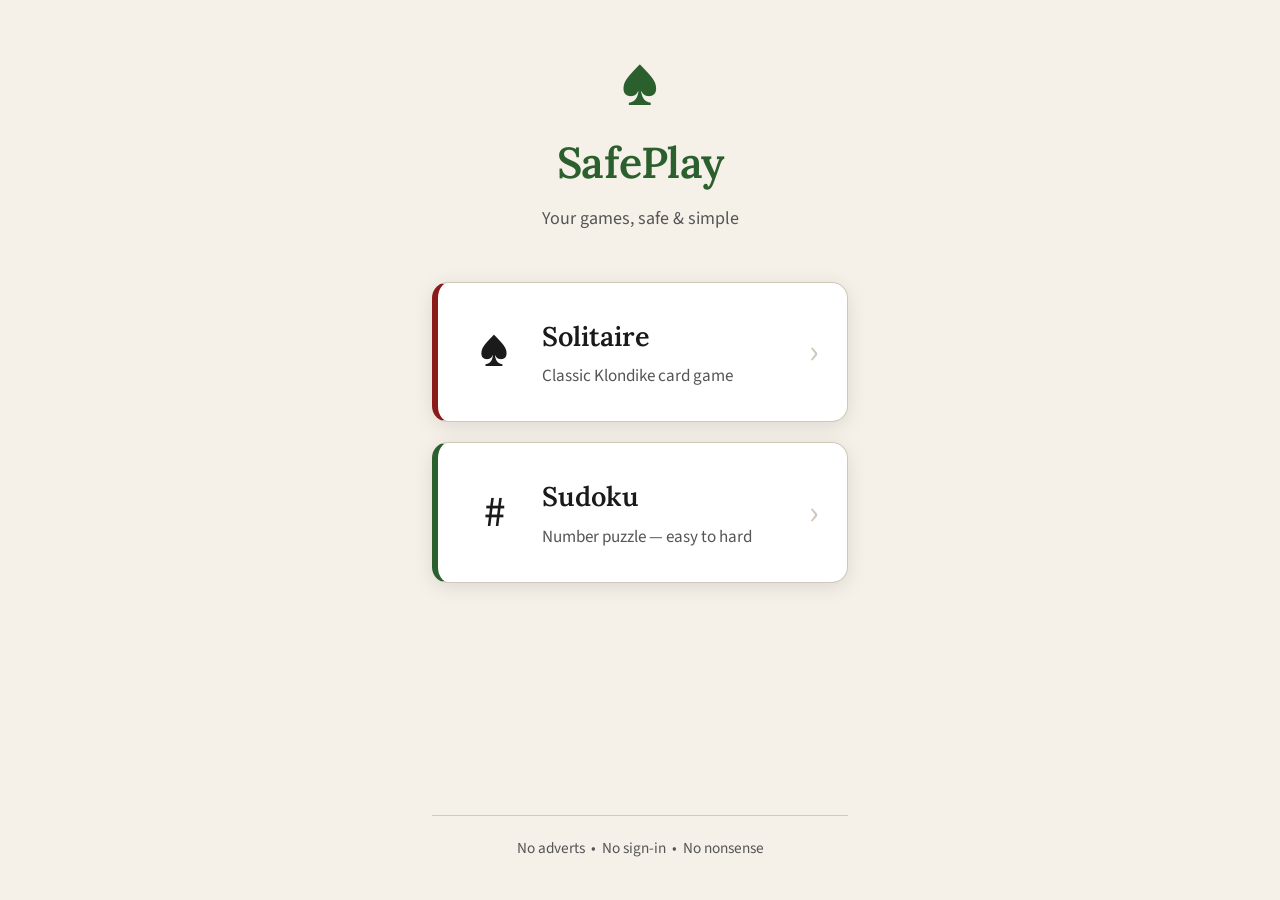
<file: index.html>
<!DOCTYPE html>
<html lang="en">
<head>
  <meta charset="UTF-8" />
  <meta name="viewport" content="width=device-width, initial-scale=1.0" />
  <meta name="apple-mobile-web-app-capable" content="yes" />
  <meta name="apple-mobile-web-app-status-bar-style" content="default" />
  <meta name="apple-mobile-web-app-title" content="SafePlay" />
  <title>SafePlay</title>
  <link rel="manifest" href="manifest.json" />
  <link rel="apple-touch-icon" href="assets/icons/icon-192.png" />
  <link rel="stylesheet" href="css/main.css" />
</head>
<body>
 
  <div class="home-screen">
 
    <header class="home-header">
      <div class="logo">&#9824;</div>
      <h1>SafePlay</h1>
      <p class="tagline">Your games, safe &amp; simple</p>
    </header>
 
    <main class="game-grid">
 
      <a href="games/solitaire/index.html" class="game-card" id="card-solitaire">
        <div class="game-icon">&#9824;</div>
        <div class="game-info">
          <h2>Solitaire</h2>
          <p>Classic Klondike card game</p>
        </div>
        <div class="game-arrow">&#8250;</div>
      </a>
 
      <a href="games/sudoku/index.html" class="game-card" id="card-sudoku">
        <div class="game-icon">#</div>
        <div class="game-info">
          <h2>Sudoku</h2>
          <p>Number puzzle — easy to hard</p>
        </div>
        <div class="game-arrow">&#8250;</div>
      </a>
 
    </main>
 
    <footer class="home-footer">
      <p>No adverts &nbsp;&bull;&nbsp; No sign-in &nbsp;&bull;&nbsp; No nonsense</p>
    </footer>
 
  </div>
 
<script>
  // Register the service worker for offline support
  if ('serviceWorker' in navigator) {
    navigator.serviceWorker.register('./sw.js').catch(function(err) {
      console.log('Service worker registration failed:', err);
    });
  }
</script>
 
</body>
</html>
</file>
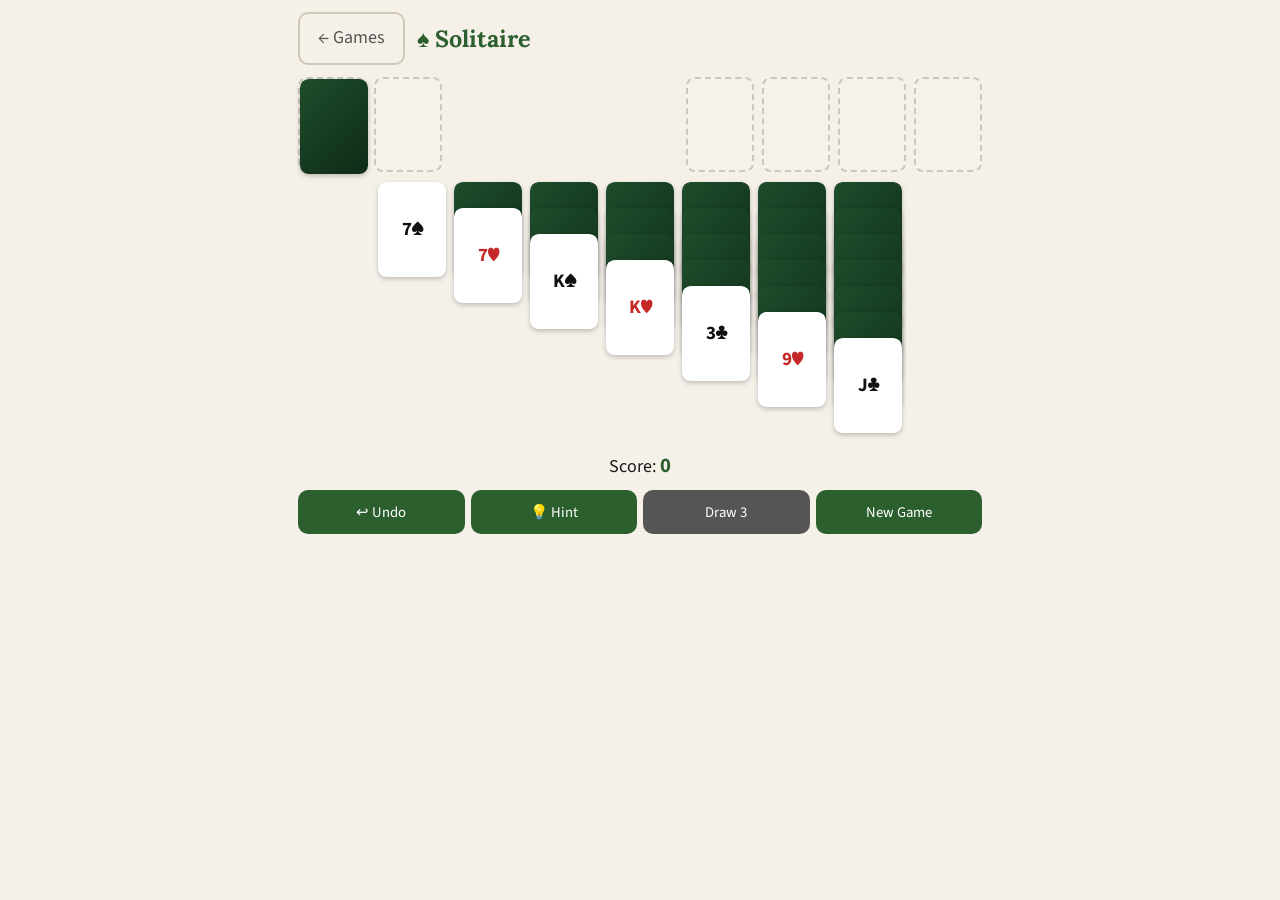
<file: games/solitaire/index.html>
<!DOCTYPE html>
<html lang="en">
<head>
  <meta charset="UTF-8" />
  <meta name="viewport" content="width=device-width, initial-scale=1.0" />
  <meta name="apple-mobile-web-app-capable" content="yes" />
  <title>Solitaire — SafePlay</title>
  <link rel="stylesheet" href="../../css/main.css" />
  <link rel="stylesheet" href="solitaire.css" />
</head>
<body>

  <div class="solitaire-page">

    <div class="page-header">
      <a href="../../index.html" class="back-btn">&#8592; Games</a>
      <h1 class="game-title">♠ Solitaire</h1>
    </div>

    <div id="game">

      <!-- Top row: stock/waste on left, foundations on right -->
      <div id="top-row">

        <div id="stock-waste">
          <div id="stock"></div>
          <div id="waste"></div>
        </div>

        <div id="spacer"></div>

        <div id="foundations">
          <div class="foundation" data-index="0"></div>
          <div class="foundation" data-index="1"></div>
          <div class="foundation" data-index="2"></div>
          <div class="foundation" data-index="3"></div>
        </div>

      </div>

      <!-- Tableau: 7 columns -->
      <div id="tableau">
        <div class="column" data-col="0"></div>
        <div class="column" data-col="1"></div>
        <div class="column" data-col="2"></div>
        <div class="column" data-col="3"></div>
        <div class="column" data-col="4"></div>
        <div class="column" data-col="5"></div>
        <div class="column" data-col="6"></div>
      </div>

    </div><!-- #game -->

  </div><!-- .solitaire-page -->

  <script type="module" src="solitaire.js"></script>

</body>
</html>
</file>
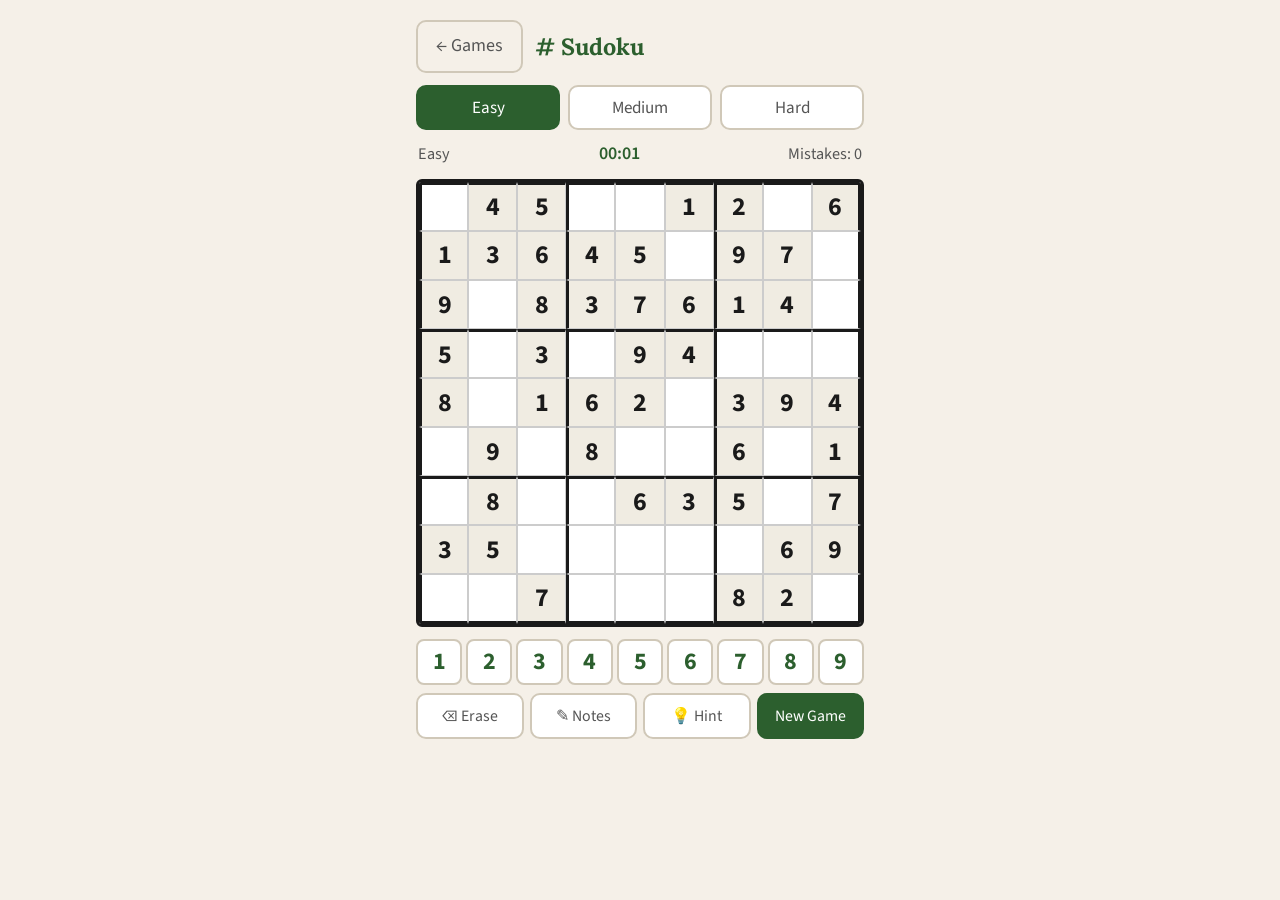
<file: games/sudoku/index.html>
<!DOCTYPE html>
<html lang="en">
<head>
  <meta charset="UTF-8" />
  <meta name="viewport" content="width=device-width, initial-scale=1.0" />
  <meta name="apple-mobile-web-app-capable" content="yes" />
  <title>Sudoku — SafePlay</title>
  <link rel="stylesheet" href="../../css/main.css" />
  <link rel="stylesheet" href="sudoku.css" />
</head>
<body>

  <div class="sudoku-page">

    <div class="page-header">
      <a href="../../index.html" class="back-btn">&#8592; Games</a>
      <h1 class="game-title">&#35; Sudoku</h1>
    </div>

    <div class="diff-row">
      <button class="diff-btn active" data-diff="easy">Easy</button>
      <button class="diff-btn" data-diff="medium">Medium</button>
      <button class="diff-btn" data-diff="hard">Hard</button>
    </div>

    <div class="stats-bar">
      <span id="diff-label">Easy</span>
      <span id="timer">00:00</span>
      <span id="errors">Mistakes: 0</span>
    </div>

    <div id="sudoku-grid" class="sudoku-grid"></div>

    <div id="sudoku-win" class="sudoku-win" style="display:none;"></div>

    <div class="keypad">
      <div class="keypad-nums">
        <button class="key-num" data-num="1">1</button>
        <button class="key-num" data-num="2">2</button>
        <button class="key-num" data-num="3">3</button>
        <button class="key-num" data-num="4">4</button>
        <button class="key-num" data-num="5">5</button>
        <button class="key-num" data-num="6">6</button>
        <button class="key-num" data-num="7">7</button>
        <button class="key-num" data-num="8">8</button>
        <button class="key-num" data-num="9">9</button>
      </div>
      <div class="keypad-actions">
        <button id="eraseBtn">&#9003; Erase</button>
        <button id="notesBtn">&#9998; Notes</button>
        <button id="hintBtn">&#128161; Hint</button>
        <button id="newGameBtn">New Game</button>
      </div>
    </div>

  </div>

  <script src="sudoku.js"></script>

</body>
</html>
</file>
<file: css/main.css>
/* =============================================
   SafePlay — Main Stylesheet
   Shared styles only. Game-specific styles
   live in each game's own CSS file.
============================================= */

@import url('https://fonts.googleapis.com/css2?family=Lora:wght@400;600&family=Source+Sans+3:wght@400;600&display=swap');

/* ─── CSS VARIABLES ───────────────────────────────────────── */

:root {
  --bg:           #F5F0E8;
  --surface:      #FFFFFF;
  --primary:      #2C5F2E;
  --primary-dark: #1A3D1B;
  --accent:       #8B1A1A;
  --text:         #1A1A1A;
  --text-muted:   #555555;
  --border:       #D0C8B8;
  --radius:       16px;
  --shadow:       0 4px 20px rgba(0,0,0,0.10);
}

/* ─── RESET ───────────────────────────────────────────────── */

*, *::before, *::after {
  box-sizing: border-box;
  margin: 0;
  padding: 0;
}

html {
  font-size: 18px;
  -webkit-text-size-adjust: 100%;
}

body {
  font-family: 'Source Sans 3', 'Helvetica Neue', sans-serif;
  background-color: var(--bg);
  color: var(--text);
  min-height: 100vh;
  line-height: 1.6;
}

/* ─── HOME SCREEN ─────────────────────────────────────────── */

.home-screen {
  max-width: 480px;
  margin: 0 auto;
  padding: 40px 24px 32px;
  display: flex;
  flex-direction: column;
  min-height: 100vh;
}

.home-header {
  text-align: center;
  margin-bottom: 48px;
}

.logo {
  font-size: 56px;
  line-height: 1;
  margin-bottom: 12px;
  color: var(--primary);
}

.home-header h1 {
  font-family: 'Lora', Georgia, serif;
  font-size: 2.4rem;
  font-weight: 600;
  color: var(--primary);
  letter-spacing: -0.5px;
  margin-bottom: 8px;
}

.tagline {
  font-size: 1rem;
  color: var(--text-muted);
}

.game-grid {
  display: flex;
  flex-direction: column;
  gap: 20px;
  flex: 1;
}

.game-card {
  display: flex;
  align-items: center;
  gap: 20px;
  background: var(--surface);
  border: 1.5px solid var(--border);
  border-radius: var(--radius);
  padding: 28px 24px;
  text-decoration: none;
  color: var(--text);
  box-shadow: var(--shadow);
  min-height: 100px;
  transition: transform 0.15s ease, box-shadow 0.15s ease;
}

.game-card:hover,
.game-card:focus {
  transform: translateY(-2px);
  box-shadow: 0 8px 28px rgba(0,0,0,0.14);
  outline: 3px solid var(--primary);
  outline-offset: 2px;
}

#card-solitaire { border-left: 6px solid var(--accent); }
#card-sudoku    { border-left: 6px solid var(--primary); }

.game-icon {
  font-size: 2.4rem;
  width: 56px;
  text-align: center;
  flex-shrink: 0;
}

.game-info { flex: 1; }

.game-info h2 {
  font-family: 'Lora', Georgia, serif;
  font-size: 1.5rem;
  font-weight: 600;
  margin-bottom: 4px;
}

.game-info p {
  font-size: 0.95rem;
  color: var(--text-muted);
}

.game-arrow {
  font-size: 2rem;
  color: var(--border);
  flex-shrink: 0;
}

/* ─── HOME FOOTER ─────────────────────────────────────────── */

.home-footer {
  text-align: center;
  margin-top: 40px;
  padding-top: 20px;
  border-top: 1px solid var(--border);
}

.home-footer p {
  font-size: 0.85rem;
  color: var(--text-muted);
}

/* ─── BACK BUTTON (shared across all game pages) ──────────── */

.back-btn {
  display: inline-flex;
  align-items: center;
  gap: 8px;
  background: none;
  border: 2px solid var(--border);
  border-radius: 10px;
  padding: 10px 18px;
  font-size: 1rem;
  font-family: inherit;
  color: var(--text-muted);
  cursor: pointer;
  text-decoration: none;
  transition: border-color 0.15s, color 0.15s;
  min-height: 44px;
}

.back-btn:hover {
  border-color: var(--primary);
  color: var(--primary);
}

/* ─── RESPONSIVE ──────────────────────────────────────────── */

@media (min-width: 600px) {
  .home-screen {
    padding: 60px 32px 40px;
  }
  .game-card {
    padding: 32px 28px;
  }
}
</file>
<file: games/solitaire/solitaire.css>
/* solitaire.css — mobile-first layout */

/* ─── PAGE ────────────────────────────────────────────────── */

.solitaire-page {
  width: 100%;
  max-width: 700px;
  margin: 0 auto;
  padding: 12px 8px 32px;
  user-select: none;
  overflow-x: hidden; /* prevent horizontal scroll */
}

.page-header {
  display: flex;
  align-items: center;
  gap: 12px;
  margin-bottom: 12px;
}

.game-title {
  font-family: 'Lora', Georgia, serif;
  font-size: 1.3rem;
  color: var(--primary);
  flex: 1;
}

/* ─── GAME CONTAINER ─────────────────────────────────────── */

#game {
  display: flex;
  flex-direction: column;
  align-items: center;
  width: 100%;
}

/* ─── TOP ROW ────────────────────────────────────────────── */

#top-row {
  display: flex;
  align-items: flex-start;
  width: 100%;
  margin-bottom: 10px;
  /* no gap — we use card width + column gap via CSS vars below */
}

#stock-waste {
  display: flex;
  gap: var(--col-gap);
  flex-shrink: 0;
}

#spacer { flex: 1; min-width: 0; }

#foundations {
  display: flex;
  gap: var(--col-gap);
  flex-shrink: 0;
}

/* ─── TABLEAU ─────────────────────────────────────────────── */

#tableau {
  display: flex;
  justify-content: center;
  gap: var(--col-gap);
  width: 100%;
}

.column {
  width: var(--card-w);
  min-height: 420px;
  position: relative;
  flex-shrink: 0;
  border-radius: 10px;
  cursor: pointer;
}

/* ─── CARD SIZE TOKENS ───────────────────────────────────── *
 * We size everything from the viewport width.
 * 7 cards + 6 gaps must fit in 100vw minus page padding (16px).
 * Formula: card-w = (100vw - 16px - 6*gap) / 7
 * At 390px (iPhone 14): (390-16-30)/7 ≈ 49px  ✓
 * We use CSS custom properties so one change resizes everything.
 * ─────────────────────────────────────────────────────────── */

:root {
  --col-gap:  5px;
  --card-w:   calc((100vw - 16px - 6 * var(--col-gap)) / 7);
  --card-h:   calc(var(--card-w) * 1.4);   /* standard card ratio */
  --card-r:   calc(var(--card-w) * 0.13);  /* border radius */
  --card-fs:  calc(var(--card-w) * 0.28);  /* font size */
  --fan-step: calc(var(--card-w) * 0.38);  /* vertical fan overlap */
}

/* cap card size on larger screens */
@media (min-width: 520px) {
  :root {
    --card-w: 68px;
    --col-gap: 8px;
  }
}

/* ─── SLOT ZONES (stock, waste, foundation) ───────────────── */

#stock,
#waste,
.foundation {
  width: var(--card-w);
  height: var(--card-h);
  border-radius: var(--card-r);
  background: rgba(255,255,255,0.12);
  border: 2px dashed rgba(0,0,0,0.18);
  position: relative;
  flex-shrink: 0;
  cursor: pointer;
}

/* ─── CARDS ───────────────────────────────────────────────── */

.card {
  width: var(--card-w);
  height: var(--card-h);
  border-radius: var(--card-r);
  background: #fff;
  box-shadow: 0 2px 5px rgba(0,0,0,0.22);
  display: flex;
  align-items: center;
  justify-content: center;
  cursor: pointer;
  position: relative;
  flex-shrink: 0;
  /* no transition on position — causes lag during touch */
}

/* face-down card */
.card.back {
  background: linear-gradient(135deg, #1f4d2b 0%, #0e2b17 100%);
}

/* empty stock recycle indicator */
.card.back.stock-empty {
  background: rgba(255,255,255,0.1);
  border: 2px dashed rgba(0,0,0,0.2);
}
.card.back.stock-empty::after {
  content: "↺";
  color: var(--primary);
  font-size: calc(var(--card-w) * 0.5);
}

/* selected */
.card.selected {
  box-shadow: 0 0 0 3px #ffd54f, 0 3px 10px rgba(0,0,0,0.3);
  z-index: 100 !important;
}

/* hint source — blue pulse */
.card.hint-source {
  box-shadow: 0 0 0 3px #42a5f5, 0 3px 10px rgba(0,0,0,0.3);
  animation: hint-pulse 0.6s ease-in-out infinite alternate;
}

/* hint target — green glow on slot or column */
.hint-target {
  box-shadow: 0 0 0 3px #66bb6a !important;
  animation: hint-pulse-green 0.6s ease-in-out infinite alternate;
}

@keyframes hint-pulse {
  from { box-shadow: 0 0 0 3px #42a5f5; }
  to   { box-shadow: 0 0 0 5px #42a5f5, 0 0 14px #42a5f5; }
}
@keyframes hint-pulse-green {
  from { box-shadow: 0 0 0 3px #66bb6a; }
  to   { box-shadow: 0 0 0 5px #66bb6a, 0 0 14px #66bb6a; }
}

/* touch-drag ghost */
.touch-ghost {
  position: fixed;
  pointer-events: none;
  z-index: 9999;
  opacity: 0.85;
  transform: translate(-50%, -50%);
}

/* card value label */
.card-value {
  font-size: var(--card-fs);
  font-weight: 700;
  line-height: 1;
  pointer-events: none;
}
.card-value.red   { color: #c62828; }
.card-value.black { color: #111; }

/* ─── UI BAR ──────────────────────────────────────────────── */

#ui {
  margin-top: 16px;
  width: 100%;
  display: flex;
  flex-direction: column;
  gap: 8px;
}

.score-box {
  font-size: 1rem;
  color: var(--text);
  text-align: center;
}

.score-box strong {
  color: var(--primary);
  font-size: 1.15rem;
}

.ui-buttons {
  display: grid;
  grid-template-columns: repeat(4, 1fr);
  gap: 6px;
}

.ui-buttons button {
  min-height: 44px;
  padding: 0 4px;
  border: none;
  border-radius: 10px;
  font-size: 0.82rem;
  font-family: inherit;
  cursor: pointer;
  background: var(--primary);
  color: #fff;
  white-space: nowrap;
}

#drawBtn { background: #555; }

/* ─── WIN BANNER ──────────────────────────────────────────── */

#win {
  margin-top: 20px;
  font-size: 1.3rem;
  font-weight: 700;
  color: var(--primary);
  text-align: center;
  padding: 18px 24px;
  background: #fff;
  border-radius: 16px;
  box-shadow: var(--shadow);
  animation: pop-in 0.4s cubic-bezier(.175,.885,.32,1.275);
}

@keyframes pop-in {
  from { transform: scale(0.7); opacity: 0; }
  to   { transform: scale(1);   opacity: 1; }
}
</file>
<file: games/sudoku/sudoku.css>
/* sudoku.css — mobile-first */

.sudoku-page {
  max-width: 480px;
  margin: 0 auto;
  padding: 12px 12px 40px;
  user-select: none;
  overflow-x: hidden;
}

.page-header {
  display: flex;
  align-items: center;
  gap: 12px;
  margin-bottom: 12px;
}

.game-title {
  font-family: 'Lora', Georgia, serif;
  font-size: 1.3rem;
  color: var(--primary);
  flex: 1;
}

/* ─── DIFFICULTY ──────────────────────────────────────────── */

.diff-row {
  display: flex;
  gap: 8px;
  margin-bottom: 10px;
}

.diff-btn {
  flex: 1;
  padding: 8px 4px;
  border: 2px solid var(--border);
  border-radius: 10px;
  background: var(--surface);
  font-size: 0.95rem;
  font-family: inherit;
  color: var(--text-muted);
  cursor: pointer;
  min-height: 44px;
  transition: all 0.15s;
}

.diff-btn.active,
.diff-btn:hover {
  background: var(--primary);
  border-color: var(--primary);
  color: #fff;
}

/* ─── STATS BAR ───────────────────────────────────────────── */

.stats-bar {
  display: flex;
  justify-content: space-between;
  align-items: center;
  font-size: 0.9rem;
  color: var(--text-muted);
  margin-bottom: 10px;
  padding: 0 2px;
}

#timer {
  font-variant-numeric: tabular-nums;
  font-size: 1rem;
  color: var(--primary);
  font-weight: 600;
}

/* ─── GRID ────────────────────────────────────────────────── */

.sudoku-grid {
  display: grid;
  grid-template-columns: repeat(9, 1fr);
  /* fill the page width minus padding */
  width: calc(100vw - 24px);
  max-width: 448px;
  border: 3px solid var(--text);
  border-radius: 6px;
  overflow: hidden;
  margin: 0 auto 12px;
  background: var(--surface);
}

/* ─── CELLS ───────────────────────────────────────────────── */

.s-cell {
  aspect-ratio: 1;
  display: flex;
  align-items: center;
  justify-content: center;
  /* font scales with cell size: cell = (vw-24)/9 */
  font-size: clamp(12px, calc((100vw - 24px) / 9 * 0.52), 26px);
  font-weight: 400;
  border: 1px solid #ccc;
  cursor: pointer;
  position: relative;
  background: var(--surface);
  transition: background 0.1s;
}

/* thick 3×3 box borders */
.s-cell.box-left   { border-left:   3px solid var(--text); }
.s-cell.box-top    { border-top:    3px solid var(--text); }
.s-cell.box-right  { border-right:  3px solid var(--text); }
.s-cell.box-bottom { border-bottom: 3px solid var(--text); }

.s-cell.given {
  font-weight: 700;
  color: var(--text);
  cursor: default;
  background: #f0ece2;
}

.s-cell.selected  { background: #bbdefb !important; }
.s-cell.related   { background: #e8f4fd; }
.s-cell.same-num  { background: #c8e6c9; font-weight: 600; }
.s-cell.error     { color: #c62828 !important; }

/* ─── PENCIL NOTES ────────────────────────────────────────── */

.s-cell.has-notes {
  font-size: 0;
  padding: 1px;
}

.note-grid {
  display: grid;
  grid-template-columns: repeat(3, 1fr);
  width: 100%;
  height: 100%;
}

.note-grid span {
  display: flex;
  align-items: center;
  justify-content: center;
  font-size: clamp(6px, calc((100vw - 24px) / 9 * 0.18), 9px);
  color: #555;
  line-height: 1;
}

/* ─── WIN BANNER ──────────────────────────────────────────── */

.sudoku-win {
  background: var(--surface);
  border: 2px solid var(--primary);
  border-radius: 12px;
  padding: 14px 16px;
  text-align: center;
  font-size: 1.1rem;
  font-weight: 600;
  color: var(--primary);
  margin-bottom: 12px;
  animation: pop-in 0.4s cubic-bezier(.175,.885,.32,1.275);
}

@keyframes pop-in {
  from { transform: scale(0.8); opacity: 0; }
  to   { transform: scale(1);   opacity: 1; }
}

/* ─── KEYPAD ──────────────────────────────────────────────── */

.keypad {
  width: calc(100vw - 24px);
  max-width: 448px;
  margin: 0 auto;
}

/* number row: 9 equal buttons */
.keypad-nums {
  display: grid;
  grid-template-columns: repeat(9, 1fr);
  gap: 4px;
  margin-bottom: 8px;
}

.key-num {
  aspect-ratio: 1;
  border: 2px solid var(--border);
  border-radius: 8px;
  background: var(--surface);
  font-size: clamp(14px, calc((100vw - 24px) / 9 * 0.45), 24px);
  font-weight: 700;
  font-family: inherit;
  color: var(--primary);
  cursor: pointer;
  min-height: 40px;
  transition: background 0.12s, border-color 0.12s;
}

.key-num:active {
  background: var(--primary);
  border-color: var(--primary);
  color: #fff;
}

/* action row: 2×2 grid so buttons never overflow */
.keypad-actions {
  display: grid;
  grid-template-columns: 1fr 1fr;
  grid-template-rows: auto auto;
  gap: 6px;
}

.keypad-actions button {
  padding: 10px 8px;
  border: 2px solid var(--border);
  border-radius: 10px;
  background: var(--surface);
  font-size: 0.88rem;
  font-family: inherit;
  color: var(--text-muted);
  cursor: pointer;
  min-height: 44px;
  transition: all 0.12s;
  white-space: nowrap;
  overflow: hidden;
  text-overflow: ellipsis;
}

.keypad-actions button:active {
  border-color: var(--primary);
  color: var(--primary);
}

#notesBtn.active {
  background: var(--primary);
  border-color: var(--primary);
  color: #fff;
}

#newGameBtn {
  background: var(--primary);
  border-color: var(--primary);
  color: #fff;
}

/* ─── LARGE SCREEN REFINEMENTS ────────────────────────────── */

@media (min-width: 480px) {
  .sudoku-page {
    padding: 20px 16px 40px;
  }
  .sudoku-grid,
  .keypad {
    width: 100%;
  }
  .keypad-actions {
    grid-template-columns: repeat(4, 1fr);
    grid-template-rows: auto;
  }
}
</file>
